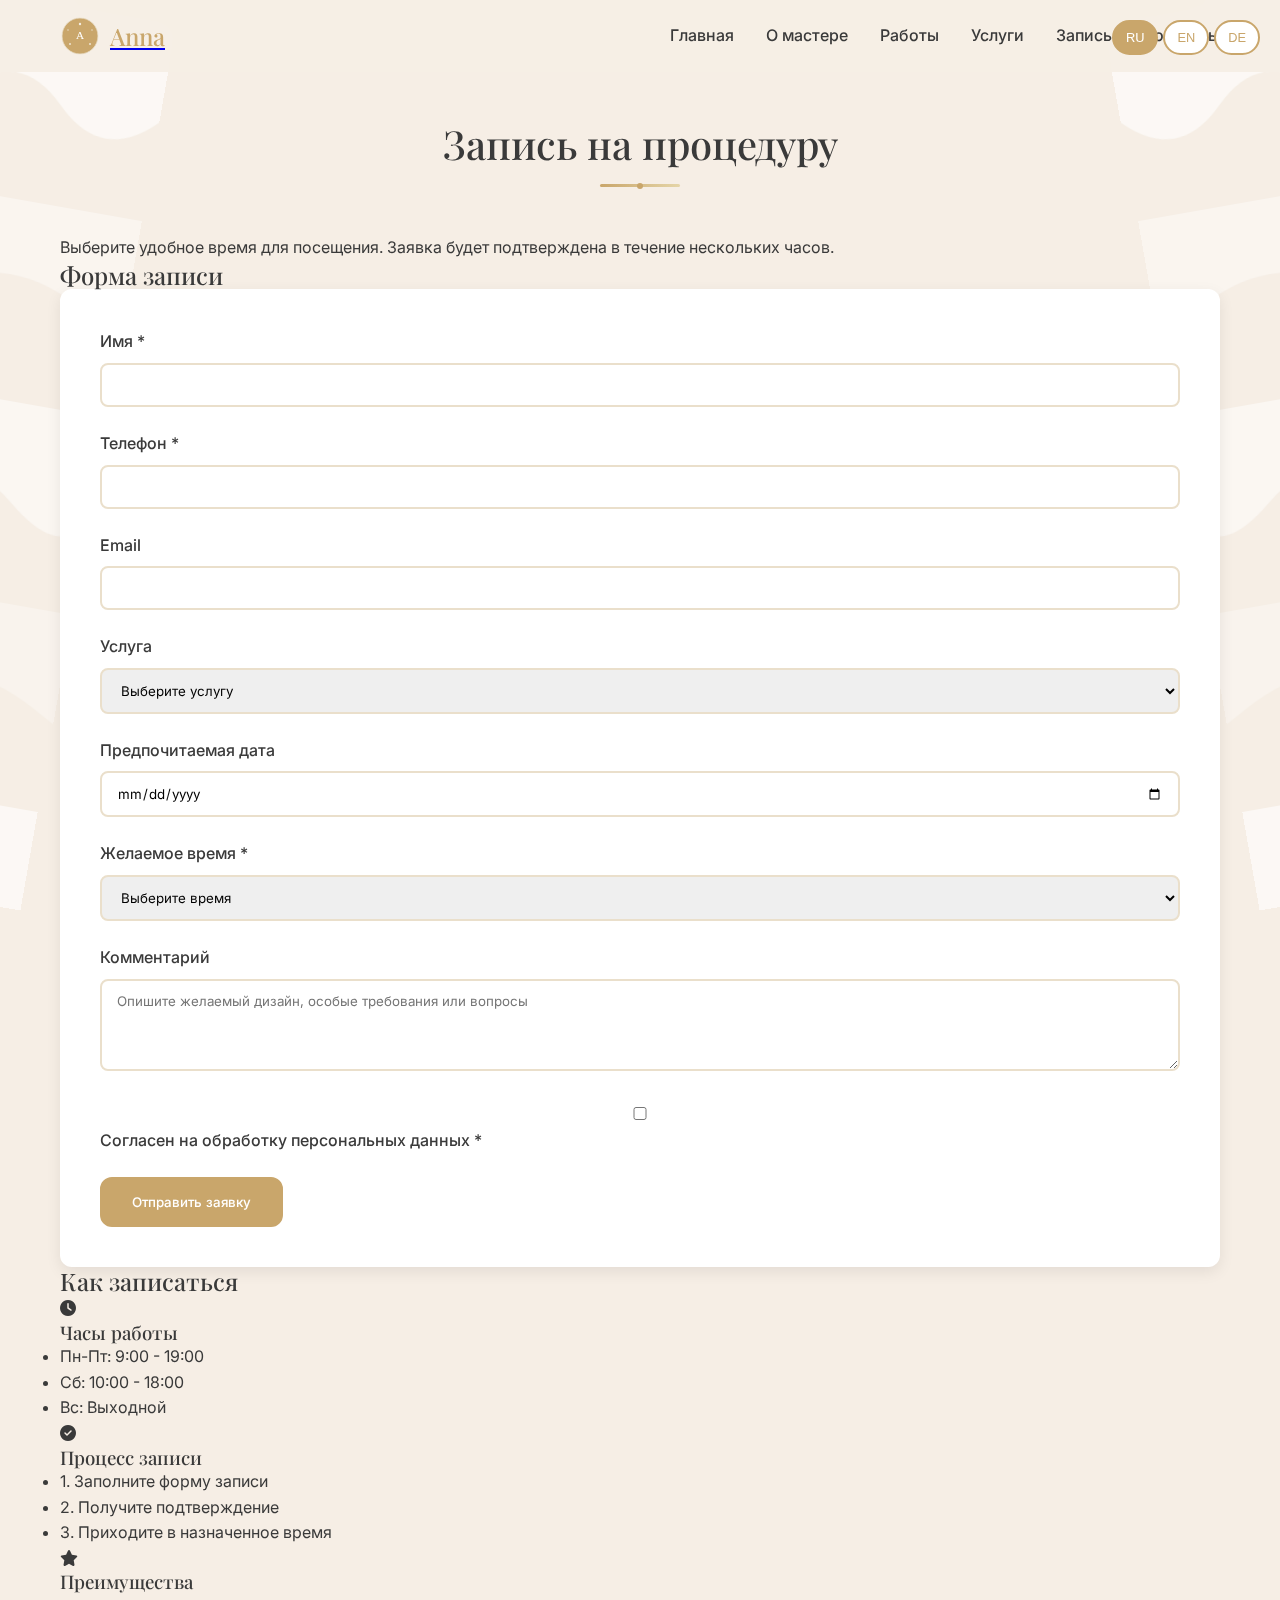
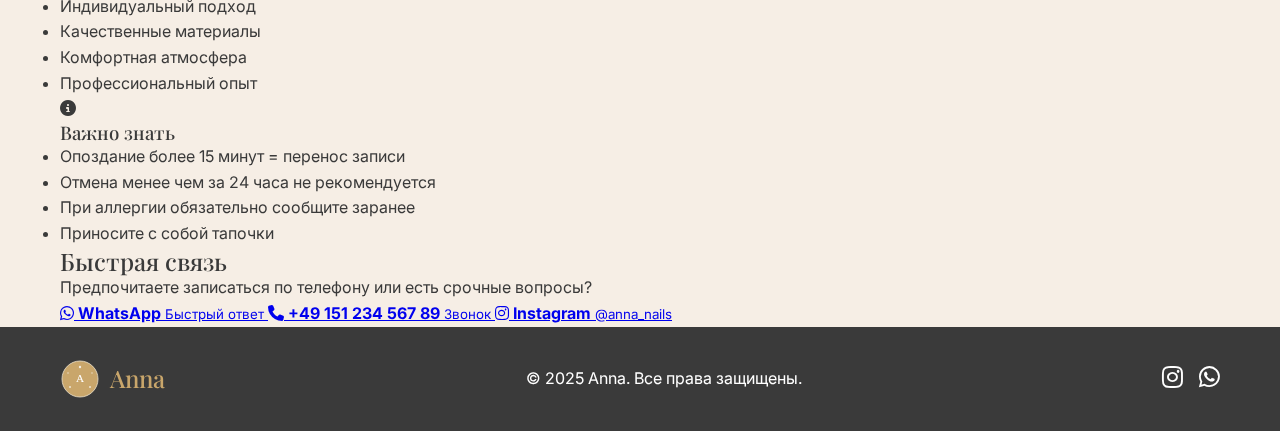
<file: booking.html>
<!DOCTYPE html>
<html lang="ru">
  <head>
    <meta charset="UTF-8" />
    <meta name="viewport" content="width=device-width, initial-scale=1.0" />
    <title>Запись на процедуры - Anna Nail Art Master</title>
    <meta
      name="description"
      content="Запишитесь к мастеру маникюра Анне онлайн. Удобное время записи, подтверждение по WhatsApp. Профессиональный маникюр в Берлине."
    />

    <!-- Favicon -->
    <link rel="icon" href="favicon.ico" type="image/x-icon" />

    <!-- Fonts -->
    <link rel="preconnect" href="https://fonts.googleapis.com" />
    <link rel="preconnect" href="https://fonts.gstatic.com" crossorigin />
    <link
      href="https://fonts.googleapis.com/css2?family=Playfair+Display:wght@400;500;700&family=Inter:wght@300;400;500;600&display=swap"
      rel="stylesheet"
    />

    <!-- Styles -->
    <link rel="stylesheet" href="css/style.css" />

    <!-- Icons -->
    <link
      rel="stylesheet"
      href="https://cdnjs.cloudflare.com/ajax/libs/font-awesome/6.4.0/css/all.min.css"
    />
  </head>
  <body>
    <!-- Language Switcher -->
    <div class="language-switcher">
      <button class="lang-btn active" data-lang="ru">RU</button>
      <button class="lang-btn" data-lang="en">EN</button>
      <button class="lang-btn" data-lang="de">DE</button>
    </div>

    <!-- Navigation -->
    <nav class="navbar">
      <div class="nav-container">
        <a href="index.html" class="logo">
          <img
            src="images/logo-placeholder.svg"
            alt="Anna Nails"
            class="logo-img"
          />
          <span class="logo-text" data-key="logo">Anna</span>
        </a>
        <ul class="nav-menu">
          <li><a href="index.html" data-key="nav-home">Главная</a></li>
          <li><a href="about.html" data-key="nav-about">О мастере</a></li>
          <li><a href="gallery.html" data-key="nav-gallery">Работы</a></li>
          <li><a href="services.html" data-key="nav-services">Услуги</a></li>
          <li>
            <a href="booking.html" class="active" data-key="nav-booking"
              >Запись</a
            >
          </li>
          <li><a href="contact.html" data-key="nav-contact">Контакты</a></li>
        </ul>
        <div class="hamburger">
          <span></span>
          <span></span>
          <span></span>
        </div>
      </div>
    </nav>

    <!-- Decorative Elements -->
    <div class="decorative-element left-element"></div>
    <div class="decorative-element right-element"></div>

    <!-- Booking Section -->
    <section class="booking-section" style="padding-top: 120px">
      <div class="container">
        <h1 class="section-title" data-key="booking-title">
          Запись на процедуры
        </h1>
        <div class="golden-line"></div>
        <p class="booking-intro" data-key="booking-intro">
          Выберите удобное время для посещения. Заявка будет подтверждена в
          течение нескольких часов.
        </p>

        <div class="booking-container">
          <div class="booking-form-section">
            <h2 data-key="booking-form-title">Форма записи</h2>
            <form class="booking-form" id="bookingForm">
              <div class="form-row">
                <div class="form-group">
                  <label for="name" data-key="form-name">Имя *</label>
                  <input type="text" id="name" name="name" required />
                </div>
                <div class="form-group">
                  <label for="phone" data-key="form-phone">Телефон *</label>
                  <input type="tel" id="phone" name="phone" required />
                </div>
              </div>

              <div class="form-row">
                <div class="form-group">
                  <label for="email" data-key="form-email">Email</label>
                  <input type="email" id="email" name="email" />
                </div>
                <div class="form-group">
                  <label for="service" data-key="form-service">Услуга *</label>
                  <select id="service" name="service" required>
                    <option value="" data-key="form-select-service">
                      Выберите услугу
                    </option>
                    <option
                      value="classic-manicure"
                      data-key="service-manicure"
                    >
                      Классический маникюр
                    </option>
                    <option value="gel-polish" data-key="service-gel">
                      Гель-лак
                    </option>
                    <option value="nail-design" data-key="service-design">
                      Дизайн ногтей
                    </option>
                    <option value="nail-extension" data-key="service-extension">
                      Наращивание
                    </option>
                    <option value="spa-manicure" data-key="service-spa">
                      SPA-маникюр
                    </option>
                    <option value="correction" data-key="service-correction">
                      Коррекция
                    </option>
                  </select>
                </div>
              </div>

              <div class="form-row">
                <div class="form-group">
                  <label for="date" data-key="form-date">Желаемая дата *</label>
                  <input type="date" id="date" name="date" required />
                </div>
                <div class="form-group">
                  <label for="time" data-key="form-time"
                    >Желаемое время *</label
                  >
                  <select id="time" name="time" required>
                    <option value="" data-key="form-select-time">
                      Выберите время
                    </option>
                    <option value="09:00">09:00</option>
                    <option value="10:00">10:00</option>
                    <option value="11:00">11:00</option>
                    <option value="12:00">12:00</option>
                    <option value="13:00">13:00</option>
                    <option value="14:00">14:00</option>
                    <option value="15:00">15:00</option>
                    <option value="16:00">16:00</option>
                    <option value="17:00">17:00</option>
                    <option value="18:00">18:00</option>
                  </select>
                </div>
              </div>

              <div class="form-group">
                <label for="message" data-key="form-message"
                  >Дополнительные пожелания</label
                >
                <textarea
                  id="message"
                  name="message"
                  rows="4"
                  placeholder="Опишите желаемый дизайн, особые требования или вопросы"
                ></textarea>
              </div>

              <div class="form-group checkbox-group">
                <label class="checkbox-label">
                  <input type="checkbox" id="consent" name="consent" required />
                  <span class="checkmark"></span>
                  <span data-key="form-consent"
                    >Согласен на обработку персональных данных *</span
                  >
                </label>
              </div>

              <button
                type="submit"
                class="btn btn-primary"
                data-key="form-submit"
              >
                Отправить заявку
              </button>
            </form>
          </div>

          <div class="booking-info-section">
            <h2 data-key="booking-info-title">Информация о записи</h2>

            <div class="info-card">
              <div class="info-icon">
                <i class="fas fa-clock"></i>
              </div>
              <h3 data-key="working-hours-title">Часы работы</h3>
              <ul>
                <li data-key="working-mon-fri">Пн-Пт: 9:00 - 19:00</li>
                <li data-key="working-sat">Сб: 10:00 - 18:00</li>
                <li data-key="working-sun">Вс: Выходной</li>
              </ul>
            </div>

            <div class="info-card">
              <div class="info-icon">
                <i class="fas fa-check-circle"></i>
              </div>
              <h3 data-key="booking-process-title">Процесс записи</h3>
              <ul>
                <li data-key="booking-step1">1. Заполните форму записи</li>
                <li data-key="booking-step2">2. Получите подтверждение</li>
                <li data-key="booking-step3">
                  3. Приходите в назначенное время
                </li>
              </ul>
            </div>

            <div class="info-card">
              <div class="info-icon">
                <i class="fas fa-star"></i>
              </div>
              <h3 data-key="booking-benefits-title">Преимущества</h3>
              <ul>
                <li data-key="benefit1">Индивидуальный подход</li>
                <li data-key="benefit2">Качественные материалы</li>
                <li data-key="benefit3">Комфортная атмосфера</li>
                <li data-key="benefit4">Профессиональный опыт</li>
              </ul>
            </div>

            <div class="info-card">
              <div class="info-icon">
                <i class="fas fa-info-circle"></i>
              </div>
              <h3 data-key="important-info-title">Важно знать</h3>
              <ul>
                <li data-key="important1">
                  Опоздание более 15 минут = перенос записи
                </li>
                <li data-key="important2">
                  Отмена менее чем за 24 часа не рекомендуется
                </li>
                <li data-key="important3">
                  При аллергии обязательно сообщите заранее
                </li>
                <li data-key="important4">Приносите с собой тапочки</li>
              </ul>
            </div>
          </div>
        </div>

        <div class="quick-contact">
          <h2 data-key="quick-contact-title">Быстрая связь</h2>
          <p data-key="quick-contact-text">
            Предпочитаете записаться по телефону или есть срочные вопросы?
          </p>

          <div class="contact-options">
            <a
              href="https://wa.me/4915123456789"
              class="contact-btn whatsapp"
              target="_blank"
            >
              <i class="fab fa-whatsapp"></i>
              <span>
                <strong>WhatsApp</strong>
                <small data-key="whatsapp-text">Быстрый ответ</small>
              </span>
            </a>

            <a href="tel:+4915123456789" class="contact-btn phone">
              <i class="fas fa-phone"></i>
              <span>
                <strong>+49 151 234 567 89</strong>
                <small data-key="phone-text">Звонок</small>
              </span>
            </a>

            <a
              href="https://instagram.com/anna_nails"
              class="contact-btn instagram"
              target="_blank"
            >
              <i class="fab fa-instagram"></i>
              <span>
                <strong>Instagram</strong>
                <small data-key="instagram-text">@anna_nails</small>
              </span>
            </a>
          </div>
        </div>
      </div>
    </section>

    <!-- Footer -->
    <footer class="footer">
      <div class="container">
        <div class="footer-content">
          <div class="footer-logo">
            <img
              src="images/logo-placeholder.svg"
              alt="Anna Nails"
              class="logo-img"
            />
            <span class="logo-text">Anna</span>
          </div>
          <p data-key="footer-text">© 2025 Anna. Все права защищены.</p>
          <div class="footer-social">
            <a href="https://instagram.com/anna_nails" target="_blank"
              ><i class="fab fa-instagram"></i
            ></a>
            <a href="https://wa.me/4915123456789" target="_blank"
              ><i class="fab fa-whatsapp"></i
            ></a>
          </div>
        </div>
      </div>
    </footer>

    <!-- Scripts -->
    <script src="js/translations.js"></script>
    <script src="js/script.js"></script>
  </body>
</html>
</file>
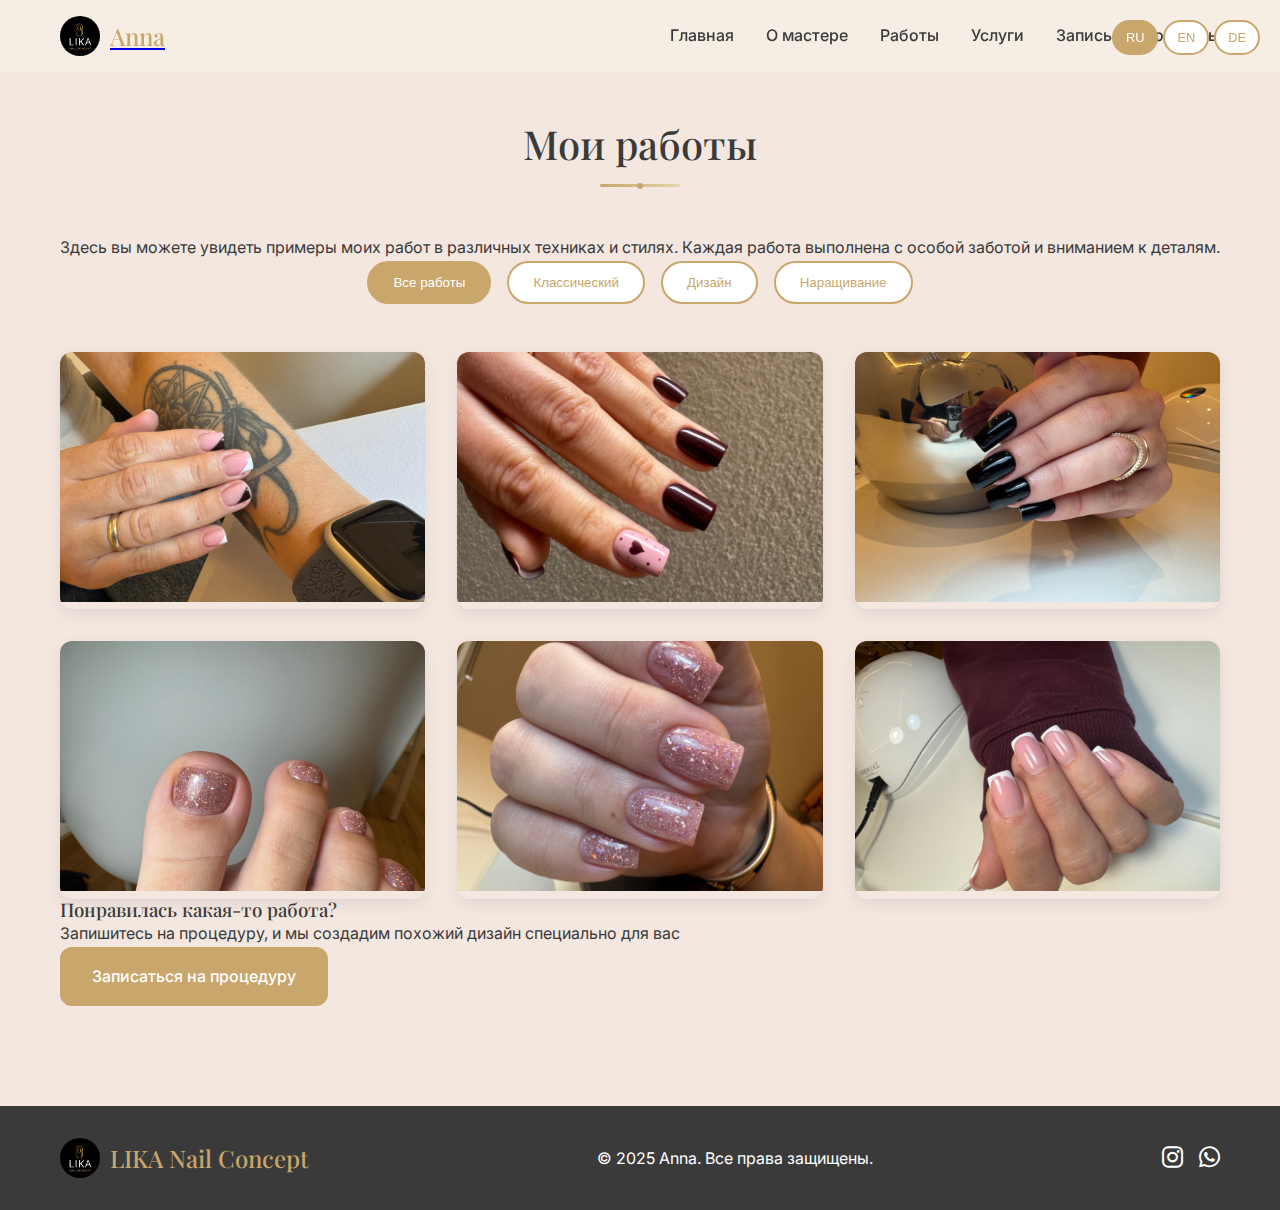
<file: gallery.html>
<!DOCTYPE html>
<html lang="ru">
  <head>
    <meta charset="UTF-8" />
    <meta name="viewport" content="width=device-width, initial-scale=1.0" />
    <title>Галерея работ - Anna Nail Art Master</title>
    <meta
      name="description"
      content="Посмотрите примеры работ мастера маникюра Анны - классический маникюр, художественный дизайн, наращивание ногтей."
    />

    <!-- Favicon -->
    <link rel="icon" href="favicon.ico" type="image/x-icon" />

    <!-- Fonts -->
    <link rel="preconnect" href="https://fonts.googleapis.com" />
    <link rel="preconnect" href="https://fonts.gstatic.com" crossorigin />
    <link
      href="https://fonts.googleapis.com/css2?family=Playfair+Display:wght@400;500;700&family=Inter:wght@300;400;500;600&display=swap"
      rel="stylesheet"
    />

    <!-- Styles -->
    <link rel="stylesheet" href="css/style.css" />

    <!-- Icons -->
    <link
      rel="stylesheet"
      href="https://cdnjs.cloudflare.com/ajax/libs/font-awesome/6.4.0/css/all.min.css"
    />
  </head>
  <body>
    <!-- Language Switcher -->
    <div class="language-switcher">
      <button class="lang-btn active" data-lang="ru">RU</button>
      <button class="lang-btn" data-lang="en">EN</button>
      <button class="lang-btn" data-lang="de">DE</button>
    </div>

    <!-- Navigation -->
    <nav class="navbar">
      <div class="nav-container">
        <a href="index.html" class="logo">
          <img
            src="images/IMAGE 2025-12-01 23:06:35.jpg"
            alt="LIKA Nail Concept"
            class="logo-img"
          />
          <span class="logo-text" data-key="logo">LIKA Nail Concept</span>
        </a>
        <ul class="nav-menu">
          <li><a href="index.html" data-key="nav-home">Главная</a></li>
          <li><a href="about.html" data-key="nav-about">О мастере</a></li>
          <li>
            <a href="gallery.html" class="active" data-key="nav-gallery"
              >Работы</a
            >
          </li>
          <li><a href="services.html" data-key="nav-services">Услуги</a></li>
          <li><a href="booking.html" data-key="nav-booking">Запись</a></li>
          <li><a href="contact.html" data-key="nav-contact">Контакты</a></li>
        </ul>
        <div class="hamburger">
          <span></span>
          <span></span>
          <span></span>
        </div>
      </div>
    </nav>

    <!-- Decorative Elements -->
    <div class="decorative-element left-element"></div>
    <div class="decorative-element right-element"></div>

    <!-- Gallery Section -->
    <section class="gallery" style="padding-top: 120px">
      <div class="container">
        <h1 class="section-title" data-key="gallery-title">Мои работы</h1>
        <div class="golden-line"></div>
        <p class="gallery-intro" data-key="gallery-intro">
          Здесь вы можете увидеть примеры моих работ в различных техниках и
          стилях. Каждая работа выполнена с особой заботой и вниманием к
          деталям.
        </p>

        <div class="gallery-filters">
          <button
            class="filter-btn active"
            data-filter="all"
            data-key="filter-all"
          >
            Все работы
          </button>
          <button
            class="filter-btn"
            data-filter="classic"
            data-key="filter-classic"
          >
            Классический
          </button>
          <button
            class="filter-btn"
            data-filter="design"
            data-key="filter-design"
          >
            Дизайн
          </button>
          <button
            class="filter-btn"
            data-filter="extension"
            data-key="filter-extension"
          >
            Наращивание
          </button>
        </div>

        <div class="gallery-grid">
          <div class="gallery-item" data-category="classic">
            <img
              src="images/nails_examples/IMG_2211.jpg"
              alt="Classic manicure"
            />
            <div class="gallery-overlay">
              <h3 data-key="work-1">Классический маникюр</h3>
              <p data-key="work-1-desc">
                Французский маникюр с нежным дизайном
              </p>
            </div>
          </div>
          <div class="gallery-item" data-category="design">
            <img src="images/nails_examples/IMG_2819.jpg" alt="Nail design" />
            <div class="gallery-overlay">
              <h3 data-key="work-2">Авторский дизайн</h3>
              <p data-key="work-2-desc">
                Уникальный дизайн с золотыми элементами
              </p>
            </div>
          </div>
          <div class="gallery-item" data-category="extension">
            <img
              src="images/nails_examples/IMG_3031.jpg"
              alt="Nail extension"
            />
            <div class="gallery-overlay">
              <h3 data-key="work-3">Наращивание</h3>
              <p data-key="work-3-desc">
                Наращивание гелем с естественным покрытием
              </p>
            </div>
          </div>
          <div class="gallery-item" data-category="design">
            <img
              src="images/nails_examples/IMG_3062.jpg"
              alt="Artistic design"
            />
            <div class="gallery-overlay">
              <h3 data-key="work-4">Художественный дизайн</h3>
              <p data-key="work-4-desc">
                Роспись вручную с акварельным эффектом
              </p>
            </div>
          </div>
          <div class="gallery-item" data-category="classic">
            <img src="images/nails_examples/IMG_3086.jpg" alt="Nude manicure" />
            <div class="gallery-overlay">
              <h3 data-key="work-5">Нюдовое покрытие</h3>
              <p data-key="work-5-desc">
                Естественный маникюр для повседневного образа
              </p>
            </div>
          </div>
          <div class="gallery-item" data-category="design">
            <img
              src="images/nails_examples/IMG_3131.jpg"
              alt="Seasonal design"
            />
            <div class="gallery-overlay">
              <h3 data-key="work-6">Сезонный дизайн</h3>
              <p data-key="work-6-desc">Тематический дизайн к празднику</p>
            </div>
          </div>
        </div>

        <div class="gallery-cta">
          <h3 data-key="gallery-cta-title">Понравилась какая-то работа?</h3>
          <p data-key="gallery-cta-text">
            Запишитесь на процедуру, и мы создадим похожий дизайн специально для
            вас
          </p>
          <a
            href="booking.html"
            class="btn btn-primary"
            data-key="gallery-cta-btn"
            >Записаться на процедуру</a
          >
        </div>
      </div>
    </section>

    <!-- Footer -->
    <footer class="footer">
      <div class="container">
        <div class="footer-content">
          <div class="footer-logo">
            <img
              src="images/IMAGE 2025-12-01 23:06:35.jpg"
              alt="LIKA Nail Concept"
              class="logo-img"
            />
            <span class="logo-text">LIKA Nail Concept</span>
          </div>
          <p data-key="footer-text">© 2025 Anna. Все права защищены.</p>
          <div class="footer-social">
            <a href="https://instagram.com/anna_nails" target="_blank"
              ><i class="fab fa-instagram"></i
            ></a>
            <a href="https://wa.me/4916095702293" target="_blank"
              ><i class="fab fa-whatsapp"></i
            ></a>
          </div>
        </div>
      </div>
    </footer>

    <!-- Scripts -->
    <script src="js/translations.js"></script>
    <script src="js/script.js"></script>
  </body>
</html>
</file>
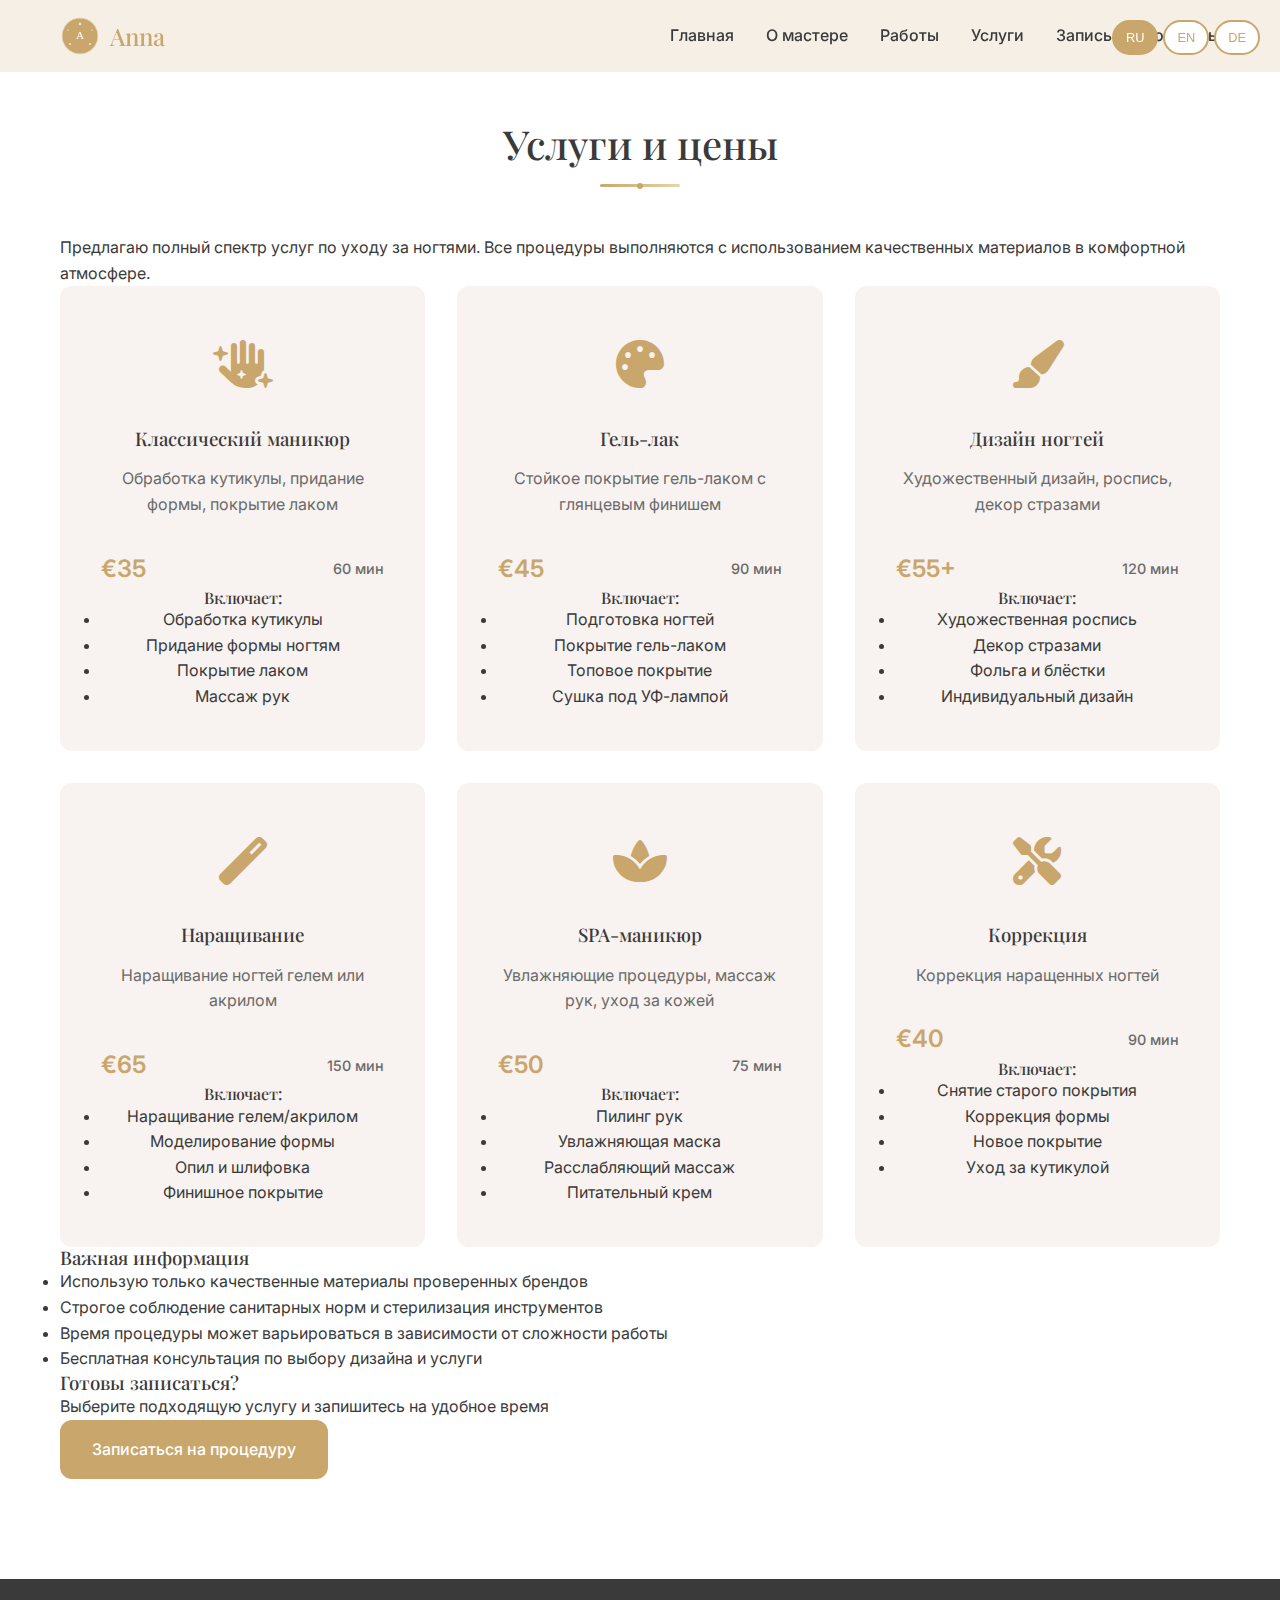
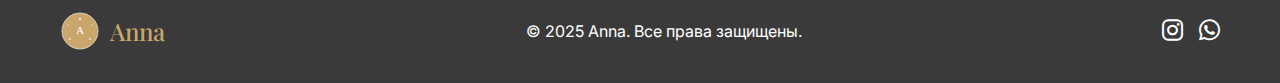
<file: services.html>
<!DOCTYPE html>
<html lang="ru">
  <head>
    <meta charset="UTF-8" />
    <meta name="viewport" content="width=device-width, initial-scale=1.0" />
    <title>Услуги и цены - Anna Nail Art Master</title>
    <meta
      name="description"
      content="Полный прайс-лист услуг мастера маникюра Анны: классический маникюр, гель-лак, дизайн ногтей, наращивание, SPA-процедуры."
    />

    <!-- Favicon -->
    <link rel="icon" href="favicon.ico" type="image/x-icon" />

    <!-- Fonts -->
    <link rel="preconnect" href="https://fonts.googleapis.com" />
    <link rel="preconnect" href="https://fonts.gstatic.com" crossorigin />
    <link
      href="https://fonts.googleapis.com/css2?family=Playfair+Display:wght@400;500;700&family=Inter:wght@300;400;500;600&display=swap"
      rel="stylesheet"
    />

    <!-- Styles -->
    <link rel="stylesheet" href="css/style.css" />

    <!-- Icons -->
    <link
      rel="stylesheet"
      href="https://cdnjs.cloudflare.com/ajax/libs/font-awesome/6.4.0/css/all.min.css"
    />
  </head>
  <body>
    <!-- Language Switcher -->
    <div class="language-switcher">
      <button class="lang-btn active" data-lang="ru">RU</button>
      <button class="lang-btn" data-lang="en">EN</button>
      <button class="lang-btn" data-lang="de">DE</button>
    </div>

    <!-- Navigation -->
    <nav class="navbar">
      <div class="nav-container">
        <div class="logo">
          <img
            src="images/logo-placeholder.svg"
            alt="Anna Nails"
            class="logo-img"
          />
          <span class="logo-text" data-key="logo">Anna</span>
        </div>
        <ul class="nav-menu">
          <li><a href="index.html" data-key="nav-home">Главная</a></li>
          <li><a href="about.html" data-key="nav-about">О мастере</a></li>
          <li><a href="gallery.html" data-key="nav-gallery">Работы</a></li>
          <li>
            <a href="services.html" class="active" data-key="nav-services"
              >Услуги</a
            >
          </li>
          <li><a href="booking.html" data-key="nav-booking">Запись</a></li>
          <li><a href="contact.html" data-key="nav-contact">Контакты</a></li>
        </ul>
        <div class="hamburger">
          <span></span>
          <span></span>
          <span></span>
        </div>
      </div>
    </nav>

    <!-- Decorative Elements -->
    <div class="decorative-element left-element"></div>
    <div class="decorative-element right-element"></div>

    <!-- Services Section -->
    <section class="services" style="padding-top: 120px">
      <div class="container">
        <h1 class="section-title" data-key="services-title">Услуги и цены</h1>
        <div class="golden-line"></div>
        <p class="services-intro" data-key="services-intro">
          Предлагаю полный спектр услуг по уходу за ногтями. Все процедуры
          выполняются с использованием качественных материалов в комфортной
          атмосфере.
        </p>

        <div class="services-grid">
          <div class="service-card">
            <div class="service-icon">
              <i class="fas fa-hand-sparkles"></i>
            </div>
            <h3 data-key="service-manicure">Классический маникюр</h3>
            <p data-key="service-manicure-desc">
              Обработка кутикулы, придание формы, покрытие лаком
            </p>
            <div class="service-price">
              <span class="price">€35</span>
              <span class="duration" data-key="duration-60">60 мин</span>
            </div>
            <div class="service-includes">
              <h4 data-key="includes-title">Включает:</h4>
              <ul>
                <li data-key="includes-cuticle">Обработка кутикулы</li>
                <li data-key="includes-shape">Придание формы ногтям</li>
                <li data-key="includes-polish">Покрытие лаком</li>
                <li data-key="includes-massage">Массаж рук</li>
              </ul>
            </div>
          </div>

          <div class="service-card">
            <div class="service-icon">
              <i class="fas fa-palette"></i>
            </div>
            <h3 data-key="service-gel">Гель-лак</h3>
            <p data-key="service-gel-desc">
              Стойкое покрытие гель-лаком с глянцевым финишем
            </p>
            <div class="service-price">
              <span class="price">€45</span>
              <span class="duration" data-key="duration-90">90 мин</span>
            </div>
            <div class="service-includes">
              <h4 data-key="includes-title">Включает:</h4>
              <ul>
                <li data-key="includes-prep">Подготовка ногтей</li>
                <li data-key="includes-gel">Покрытие гель-лаком</li>
                <li data-key="includes-top">Топовое покрытие</li>
                <li data-key="includes-uv">Сушка под УФ-лампой</li>
              </ul>
            </div>
          </div>

          <div class="service-card">
            <div class="service-icon">
              <i class="fas fa-paint-brush"></i>
            </div>
            <h3 data-key="service-design">Дизайн ногтей</h3>
            <p data-key="service-design-desc">
              Художественный дизайн, роспись, декор стразами
            </p>
            <div class="service-price">
              <span class="price">€55+</span>
              <span class="duration" data-key="duration-120">120 мин</span>
            </div>
            <div class="service-includes">
              <h4 data-key="includes-title">Включает:</h4>
              <ul>
                <li data-key="includes-artistic">Художественная роспись</li>
                <li data-key="includes-rhinestones">Декор стразами</li>
                <li data-key="includes-foil">Фольга и блёстки</li>
                <li data-key="includes-custom">Индивидуальный дизайн</li>
              </ul>
            </div>
          </div>

          <div class="service-card">
            <div class="service-icon">
              <i class="fas fa-magic"></i>
            </div>
            <h3 data-key="service-extension">Наращивание</h3>
            <p data-key="service-extension-desc">
              Наращивание ногтей гелем или акрилом
            </p>
            <div class="service-price">
              <span class="price">€65</span>
              <span class="duration" data-key="duration-150">150 мин</span>
            </div>
            <div class="service-includes">
              <h4 data-key="includes-title">Включает:</h4>
              <ul>
                <li data-key="includes-extension">Наращивание гелем/акрилом</li>
                <li data-key="includes-form">Моделирование формы</li>
                <li data-key="includes-filing">Опил и шлифовка</li>
                <li data-key="includes-finish">Финишное покрытие</li>
              </ul>
            </div>
          </div>

          <div class="service-card">
            <div class="service-icon">
              <i class="fas fa-spa"></i>
            </div>
            <h3 data-key="service-spa">SPA-маникюр</h3>
            <p data-key="service-spa-desc">
              Увлажняющие процедуры, массаж рук, уход за кожей
            </p>
            <div class="service-price">
              <span class="price">€50</span>
              <span class="duration" data-key="duration-75">75 мин</span>
            </div>
            <div class="service-includes">
              <h4 data-key="includes-title">Включает:</h4>
              <ul>
                <li data-key="includes-scrub">Пилинг рук</li>
                <li data-key="includes-mask">Увлажняющая маска</li>
                <li data-key="includes-spa-massage">Расслабляющий массаж</li>
                <li data-key="includes-cream">Питательный крем</li>
              </ul>
            </div>
          </div>

          <div class="service-card">
            <div class="service-icon">
              <i class="fas fa-tools"></i>
            </div>
            <h3 data-key="service-correction">Коррекция</h3>
            <p data-key="service-correction-desc">
              Коррекция наращенных ногтей
            </p>
            <div class="service-price">
              <span class="price">€40</span>
              <span class="duration" data-key="duration-90">90 мин</span>
            </div>
            <div class="service-includes">
              <h4 data-key="includes-title">Включает:</h4>
              <ul>
                <li data-key="includes-remove">Снятие старого покрытия</li>
                <li data-key="includes-refill">Коррекция формы</li>
                <li data-key="includes-new-polish">Новое покрытие</li>
                <li data-key="includes-care">Уход за кутикулой</li>
              </ul>
            </div>
          </div>
        </div>

        <div class="services-note">
          <h3 data-key="services-note-title">Важная информация</h3>
          <ul>
            <li data-key="note-quality">
              Использую только качественные материалы проверенных брендов
            </li>
            <li data-key="note-hygiene">
              Строгое соблюдение санитарных норм и стерилизация инструментов
            </li>
            <li data-key="note-time">
              Время процедуры может варьироваться в зависимости от сложности
              работы
            </li>
            <li data-key="note-consultation">
              Бесплатная консультация по выбору дизайна и услуги
            </li>
          </ul>
        </div>

        <div class="services-cta">
          <h3 data-key="services-cta-title">Готовы записаться?</h3>
          <p data-key="services-cta-text">
            Выберите подходящую услугу и запишитесь на удобное время
          </p>
          <a
            href="booking.html"
            class="btn btn-primary"
            data-key="services-cta-btn"
            >Записаться на процедуру</a
          >
        </div>
      </div>
    </section>

    <!-- Footer -->
    <footer class="footer">
      <div class="container">
        <div class="footer-content">
          <div class="footer-logo">
            <img
              src="images/logo-placeholder.svg"
              alt="Anna Nails"
              class="logo-img"
            />
            <span class="logo-text">Anna</span>
          </div>
          <p data-key="footer-text">© 2025 Anna. Все права защищены.</p>
          <div class="footer-social">
            <a href="https://instagram.com/anna_nails" target="_blank"
              ><i class="fab fa-instagram"></i
            ></a>
            <a href="https://wa.me/4915123456789" target="_blank"
              ><i class="fab fa-whatsapp"></i
            ></a>
          </div>
        </div>
      </div>
    </footer>

    <!-- Scripts -->
    <script src="js/translations.js"></script>
    <script src="js/script.js"></script>
  </body>
</html>
</file>
<file: css/style.css>
/* Reset and Base Styles */
* {
    margin: 0;
    padding: 0;
    box-sizing: border-box;
}

:root {
    /* Color Palette - Pastel/Beige/Light tones */
    --cream: #F6EEE5;
    --beige: #EADFCB;
    --light-rose: #F3E7E0;
    --pale-pink: #F8F2F0;
    --warm-gold: #C9A66B;
    --soft-gold: #E5D5A8;
    --deep-charcoal: #3A3A3A;
    --soft-gray: #6B6B6B;
    --white: #FFFFFF;
    --light-gray: #F9F9F9;
    
    /* Typography */
    --font-heading: 'Playfair Display', serif;
    --font-body: 'Inter', sans-serif;
    
    /* Spacing */
    --section-padding: 100px 0;
    --container-padding: 0 20px;
    --border-radius: 12px;
    --transition: all 0.3s ease;
    
    /* Shadows */
    --shadow-light: 0 5px 15px rgba(0, 0, 0, 0.08);
    --shadow-medium: 0 10px 30px rgba(0, 0, 0, 0.12);
    --shadow-strong: 0 20px 40px rgba(0, 0, 0, 0.15);
}

body {
    font-family: var(--font-body);
    line-height: 1.6;
    color: var(--deep-charcoal);
    background-color: var(--cream);
    overflow-x: hidden;
}

.container {
    max-width: 1200px;
    margin: 0 auto;
    padding: var(--container-padding);
}

/* Typography */
h1, h2, h3, h4, h5, h6 {
    font-family: var(--font-heading);
    font-weight: 500;
    line-height: 1.2;
    color: var(--deep-charcoal);
}

.section-title {
    font-size: 2.5rem;
    text-align: center;
    margin-bottom: 1rem;
    color: var(--deep-charcoal);
}

.golden-line {
    width: 80px;
    height: 3px;
    background: linear-gradient(90deg, var(--warm-gold), var(--soft-gold));
    margin: 0 auto 3rem auto;
    border-radius: 2px;
    position: relative;
}

.golden-line::after {
    content: '';
    position: absolute;
    top: 50%;
    left: 50%;
    transform: translate(-50%, -50%);
    width: 6px;
    height: 6px;
    background: var(--warm-gold);
    border-radius: 50%;
}

/* Decorative Elements */
.decorative-element {
    position: fixed;
    top: 0;
    width: 200px;
    height: 100vh;
    background: url("data:image/svg+xml,%3Csvg xmlns='http://www.w3.org/2000/svg' viewBox='0 0 200 800'%3E%3Cpath d='M0,100 Q50,50 100,100 T200,100 L200,0 L0,0 Z' fill='%23ffffff' opacity='0.6'/%3E%3Cpath d='M0,300 Q80,250 160,300 T200,300 L200,200 L0,200 Z' fill='%23ffffff' opacity='0.4'/%3E%3Cpath d='M0,500 Q60,450 120,500 T200,500 L200,400 L0,400 Z' fill='%23ffffff' opacity='0.5'/%3E%3Cpath d='M0,700 Q90,650 180,700 T200,700 L200,600 L0,600 Z' fill='%23ffffff' opacity='0.3'/%3E%3C/svg%3E") repeat-y;
    z-index: -1;
    pointer-events: none;
}

.left-element {
    left: -100px;
    transform: rotate(10deg);
}

.right-element {
    right: -100px;
    transform: rotate(-10deg) scaleX(-1);
}

/* Language Switcher */
.language-switcher {
    position: fixed;
    top: 20px;
    right: 20px;
    z-index: 1001;
    display: flex;
    gap: 5px;
}

.lang-btn {
    padding: 8px 12px;
    border: 2px solid var(--warm-gold);
    background: var(--white);
    color: var(--warm-gold);
    border-radius: 20px;
    font-size: 0.8rem;
    font-weight: 500;
    cursor: pointer;
    transition: var(--transition);
}

.lang-btn.active,
.lang-btn:hover {
    background: var(--warm-gold);
    color: var(--white);
}

/* Navigation */
.navbar {
    position: fixed;
    top: 0;
    width: 100%;
    background: rgba(246, 238, 229, 0.95);
    backdrop-filter: blur(10px);
    z-index: 1000;
    padding: 1rem 0;
    transition: var(--transition);
}

.nav-container {
    max-width: 1200px;
    margin: 0 auto;
    padding: 0 20px;
    display: flex;
    justify-content: space-between;
    align-items: center;
}

.logo {
    display: flex;
    align-items: center;
    gap: 10px;
}

.logo-img {
    width: 40px;
    height: 40px;
    border-radius: 50%;
}

.logo-text {
    font-family: var(--font-heading);
    font-size: 1.5rem;
    font-weight: 500;
    color: var(--warm-gold);
}

.nav-menu {
    display: flex;
    list-style: none;
    gap: 2rem;
}

.nav-menu a {
    text-decoration: none;
    color: var(--deep-charcoal);
    font-weight: 500;
    transition: var(--transition);
    position: relative;
}

.nav-menu a::after {
    content: '';
    position: absolute;
    bottom: -5px;
    left: 0;
    width: 0;
    height: 2px;
    background: var(--warm-gold);
    transition: width 0.3s ease;
}

.nav-menu a:hover::after {
    width: 100%;
}

.hamburger {
    display: none;
    flex-direction: column;
    cursor: pointer;
}

.hamburger span {
    width: 25px;
    height: 3px;
    background: var(--deep-charcoal);
    margin: 3px 0;
    transition: var(--transition);
}

/* Buttons */
.btn {
    display: inline-block;
    padding: 15px 30px;
    border-radius: var(--border-radius);
    text-decoration: none;
    font-weight: 500;
    text-align: center;
    transition: var(--transition);
    border: 2px solid transparent;
    cursor: pointer;
    font-family: var(--font-body);
}

.btn-primary {
    background: var(--warm-gold);
    color: var(--white);
    border-color: var(--warm-gold);
}

.btn-primary:hover {
    background: var(--white);
    color: var(--warm-gold);
    border-color: var(--warm-gold);
    transform: translateY(-2px);
    box-shadow: var(--shadow-medium);
}

/* Hero Section */
.hero {
    min-height: 100vh;
    display: flex;
    align-items: center;
    padding: 120px 20px 60px;
    background: linear-gradient(135deg, var(--cream) 0%, var(--beige) 100%);
}

.hero-content {
    max-width: 1200px;
    margin: 0 auto;
    display: grid;
    grid-template-columns: 1fr 1fr;
    gap: 4rem;
    align-items: center;
}

.hero-title {
    font-size: 3.5rem;
    margin-bottom: 1rem;
    background: linear-gradient(135deg, var(--deep-charcoal), var(--warm-gold));
    -webkit-background-clip: text;
    -webkit-text-fill-color: transparent;
    background-clip: text;
}

.hero-subtitle {
    font-size: 1.25rem;
    color: var(--soft-gray);
    margin-bottom: 2rem;
    line-height: 1.6;
}

.hero-image {
    position: relative;
}

.hero-img {
    width: 100%;
    height: 500px;
    object-fit: cover;
    border-radius: 20px;
    box-shadow: var(--shadow-strong);
    background: var(--light-gray);
    display: flex;
    align-items: center;
    justify-content: center;
    color: var(--soft-gray);
}

/* About Section */
.about {
    padding: var(--section-padding);
    background: var(--white);
}

.about-content {
    display: grid;
    grid-template-columns: 1fr 1fr;
    gap: 4rem;
    align-items: center;
}

.about-img {
    width: 100%;
    height: 400px;
    object-fit: cover;
    border-radius: var(--border-radius);
    box-shadow: var(--shadow-medium);
    background: var(--light-gray);
}

.about-text h2 {
    text-align: left;
    margin-bottom: 1rem;
}

.about-text .golden-line {
    margin: 0 0 2rem 0;
}

.about-features {
    margin-top: 2rem;
    display: flex;
    flex-direction: column;
    gap: 1rem;
}

.feature {
    display: flex;
    align-items: center;
    gap: 15px;
}

.feature i {
    color: var(--warm-gold);
    font-size: 1.2rem;
    width: 25px;
}

/* Gallery Section */
.gallery {
    padding: var(--section-padding);
    background: var(--light-rose);
}

.gallery-filters {
    display: flex;
    justify-content: center;
    gap: 1rem;
    margin-bottom: 3rem;
    flex-wrap: wrap;
}

.filter-btn {
    padding: 12px 24px;
    border: 2px solid var(--warm-gold);
    background: var(--white);
    color: var(--warm-gold);
    border-radius: 25px;
    cursor: pointer;
    transition: var(--transition);
    font-weight: 500;
}

.filter-btn.active,
.filter-btn:hover {
    background: var(--warm-gold);
    color: var(--white);
}

.gallery-grid {
    display: grid;
    grid-template-columns: repeat(auto-fit, minmax(300px, 1fr));
    gap: 2rem;
}

.gallery-item {
    position: relative;
    border-radius: var(--border-radius);
    overflow: hidden;
    box-shadow: var(--shadow-light);
    transition: var(--transition);
}

.gallery-item:hover {
    transform: translateY(-5px);
    box-shadow: var(--shadow-medium);
}

.gallery-item img {
    width: 100%;
    height: 250px;
    object-fit: cover;
    background: var(--light-gray);
}

.gallery-overlay {
    position: absolute;
    bottom: 0;
    left: 0;
    right: 0;
    background: linear-gradient(transparent, rgba(0,0,0,0.8));
    color: var(--white);
    padding: 2rem;
    transform: translateY(100%);
    transition: var(--transition);
}

.gallery-item:hover .gallery-overlay {
    transform: translateY(0);
}

.gallery-overlay h3 {
    color: var(--white);
    margin-bottom: 0.5rem;
}

/* Services Section */
.services {
    padding: var(--section-padding);
    background: var(--white);
}

.services-grid {
    display: grid;
    grid-template-columns: repeat(auto-fit, minmax(300px, 1fr));
    gap: 2rem;
}

.service-card {
    background: var(--pale-pink);
    padding: 2.5rem;
    border-radius: var(--border-radius);
    text-align: center;
    transition: var(--transition);
    border: 1px solid transparent;
}

.service-card:hover {
    transform: translateY(-5px);
    box-shadow: var(--shadow-medium);
    border-color: var(--warm-gold);
}

.service-icon {
    font-size: 3rem;
    color: var(--warm-gold);
    margin-bottom: 1.5rem;
}

.service-card h3 {
    margin-bottom: 1rem;
    color: var(--deep-charcoal);
}

.service-card p {
    color: var(--soft-gray);
    margin-bottom: 2rem;
}

.service-price {
    display: flex;
    justify-content: space-between;
    align-items: center;
    font-weight: 500;
}

.price {
    font-size: 1.5rem;
    color: var(--warm-gold);
    font-weight: 600;
}

.duration {
    color: var(--soft-gray);
    font-size: 0.9rem;
}

/* Booking Section */
.booking {
    padding: var(--section-padding);
    background: var(--beige);
}

.booking-content {
    display: grid;
    grid-template-columns: 1fr 1fr;
    gap: 4rem;
}

.booking-options {
    display: flex;
    flex-direction: column;
    gap: 2rem;
    margin-top: 2rem;
}

.booking-option {
    display: flex;
    align-items: center;
    gap: 1.5rem;
    padding: 1.5rem;
    background: var(--white);
    border-radius: var(--border-radius);
    transition: var(--transition);
}

.booking-option:hover {
    transform: translateY(-2px);
    box-shadow: var(--shadow-light);
}

.booking-option i {
    font-size: 2rem;
    color: var(--warm-gold);
    width: 50px;
    text-align: center;
}

.booking-option h4 {
    margin-bottom: 0.5rem;
}

.contact-link {
    color: var(--warm-gold);
    text-decoration: none;
    font-weight: 500;
}

.contact-link:hover {
    text-decoration: underline;
}

/* Booking Form */
.booking-form {
    background: var(--white);
    padding: 2.5rem;
    border-radius: var(--border-radius);
    box-shadow: var(--shadow-light);
}

.booking-form h3 {
    margin-bottom: 0.5rem;
    text-align: center;
}

.booking-form p {
    text-align: center;
    color: var(--soft-gray);
    margin-bottom: 2rem;
}

.form-group {
    margin-bottom: 1.5rem;
}

.form-group label {
    display: block;
    margin-bottom: 0.5rem;
    font-weight: 500;
    color: var(--deep-charcoal);
}

.form-group input,
.form-group select,
.form-group textarea {
    width: 100%;
    padding: 12px 15px;
    border: 2px solid var(--beige);
    border-radius: 8px;
    font-family: var(--font-body);
    transition: var(--transition);
}

.form-group input:focus,
.form-group select:focus,
.form-group textarea:focus {
    outline: none;
    border-color: var(--warm-gold);
}

.form-note {
    font-size: 0.8rem;
    color: var(--soft-gray);
    text-align: center;
    margin-top: 1rem;
}

/* Contact Section */
.contact {
    padding: var(--section-padding);
    background: var(--white);
}

.contact-content {
    display: grid;
    grid-template-columns: 1fr 1fr;
    gap: 4rem;
}

.contact-item {
    display: flex;
    align-items: flex-start;
    gap: 1.5rem;
    margin-bottom: 2rem;
}

.contact-item i {
    font-size: 1.5rem;
    color: var(--warm-gold);
    width: 30px;
    margin-top: 5px;
}

.contact-item h3 {
    margin-bottom: 0.5rem;
}

.map-placeholder {
    height: 300px;
    background: var(--light-gray);
    border-radius: var(--border-radius);
    display: flex;
    flex-direction: column;
    align-items: center;
    justify-content: center;
    color: var(--soft-gray);
}

.map-placeholder i {
    font-size: 3rem;
    margin-bottom: 1rem;
}

/* Footer */
.footer {
    background: var(--deep-charcoal);
    color: var(--white);
    padding: 2rem 0;
}

.footer-content {
    display: flex;
    justify-content: space-between;
    align-items: center;
    flex-wrap: wrap;
    gap: 1rem;
}

.footer-logo {
    display: flex;
    align-items: center;
    gap: 10px;
}

.footer-logo .logo-text {
    color: var(--warm-gold);
}

.footer-social {
    display: flex;
    gap: 1rem;
}

.footer-social a {
    color: var(--white);
    font-size: 1.5rem;
    transition: var(--transition);
}

.footer-social a:hover {
    color: var(--warm-gold);
}

/* Responsive Design */
@media (max-width: 768px) {
    :root {
        --section-padding: 60px 0;
    }
    
    .nav-menu {
        display: none;
    }
    
    .hamburger {
        display: flex;
    }
    
    .language-switcher {
        top: 70px;
    }
    
    .hero-content {
        grid-template-columns: 1fr;
        text-align: center;
        gap: 2rem;
    }
    
    .hero-title {
        font-size: 2.5rem;
    }
    
    .section-title {
        font-size: 2rem;
    }
    
    .about-content,
    .booking-content,
    .contact-content {
        grid-template-columns: 1fr;
        gap: 2rem;
    }
    
    .services-grid,
    .gallery-grid {
        grid-template-columns: 1fr;
    }
    
    .gallery-filters {
        flex-direction: column;
        align-items: center;
    }
    
    .decorative-element {
        display: none;
    }
    
    .footer-content {
        flex-direction: column;
        text-align: center;
    }
}

@media (max-width: 480px) {
    .hero-title {
        font-size: 2rem;
    }
    
    .container {
        padding: 0 15px;
    }
    
    .service-card,
    .booking-form {
        padding: 1.5rem;
    }
}

/* Animations */
@keyframes fadeInUp {
    from {
        opacity: 0;
        transform: translateY(30px);
    }
    to {
        opacity: 1;
        transform: translateY(0);
    }
}

.fade-in-up {
    animation: fadeInUp 0.6s ease-out;
}

/* Utility Classes */
.text-center { text-align: center; }
.text-left { text-align: left; }
.text-right { text-align: right; }

.mb-1 { margin-bottom: 1rem; }
.mb-2 { margin-bottom: 2rem; }
.mb-3 { margin-bottom: 3rem; }

.mt-1 { margin-top: 1rem; }
.mt-2 { margin-top: 2rem; }
.mt-3 { margin-top: 3rem; }
</file>
